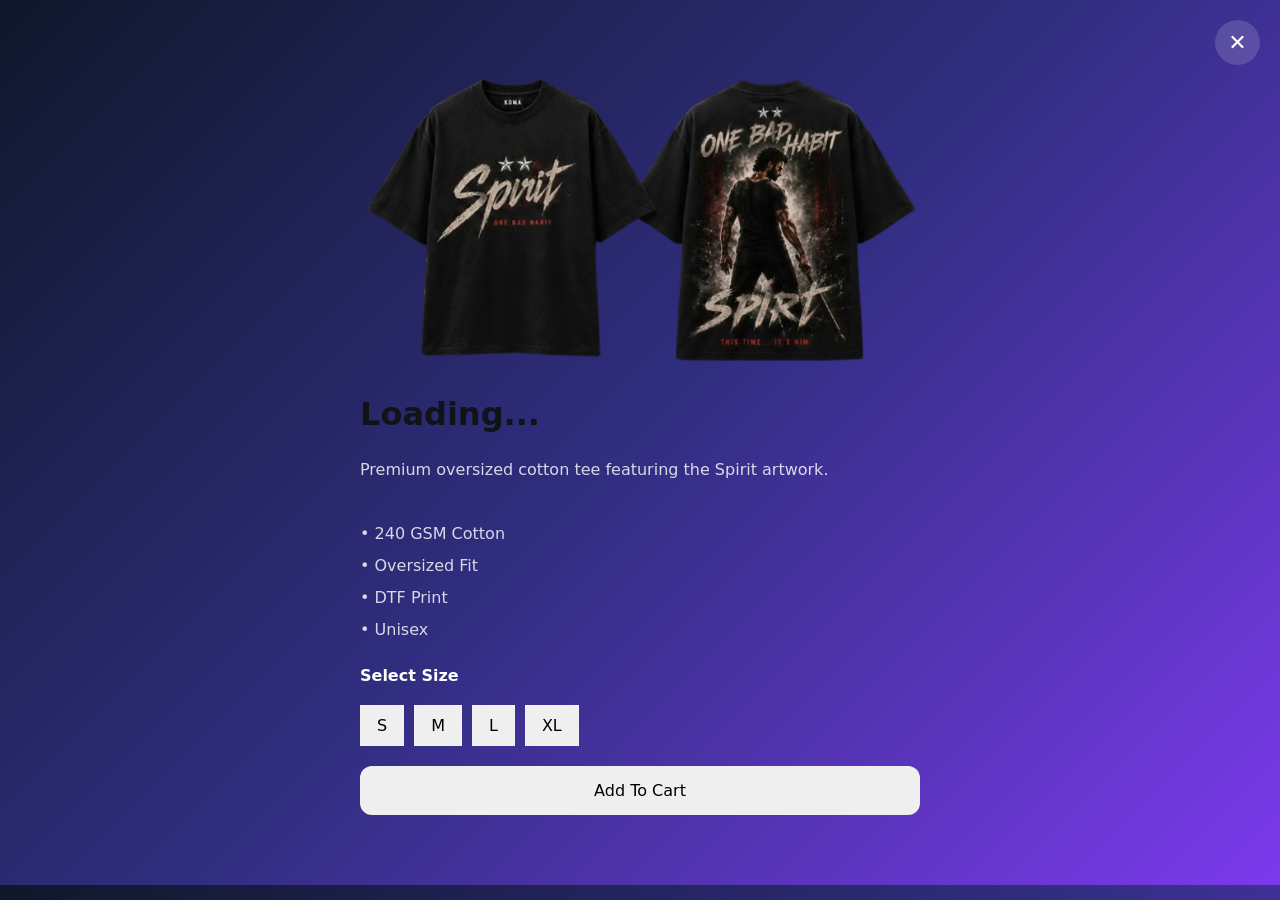
<file: product.html>
<!DOCTYPE html>
<html lang="en">
<head>
<meta charset="UTF-8">
<meta name="viewport" content="width=device-width, initial-scale=1.0">

<title>Koma Product</title>

<link rel="stylesheet" href="styles.css">
</head>
<body>

<div class="product-page">

    <img
        id="productImage"
        src="assets/spirit-tee.png"
        alt="Product"
        class="product-page-image">

    <h1 id="productName">Loading...</h1>

    <p id="productCategory"></p>

    <h2 id="productPrice"></h2>

    <p class="product-description">
Premium oversized cotton tee featuring the Spirit artwork.<br><br>

• 240 GSM Cotton<br>
• Oversized Fit<br>
• DTF Print<br>
• Unisex
</p>

<p class="size-label">Select Size</p>

    <div class="sizes">
    <button class="size-btn">S</button>
    <button class="size-btn">M</button>
    <button class="size-btn">L</button>
    <button class="size-btn">XL</button>
</div>

    <button id="productAddCart">
        Add To Cart
    </button>

</div>

<script>
function goBack(){
    window.location.href = "index.html";
}
</script>

<script src="product.js"></script>

<button class="close-product" onclick="goBack()">
    ✕
</button>
<div id="cartToast" class="cart-toast">
    Added to cart ✅
</div>

</body>
</html>
</file>
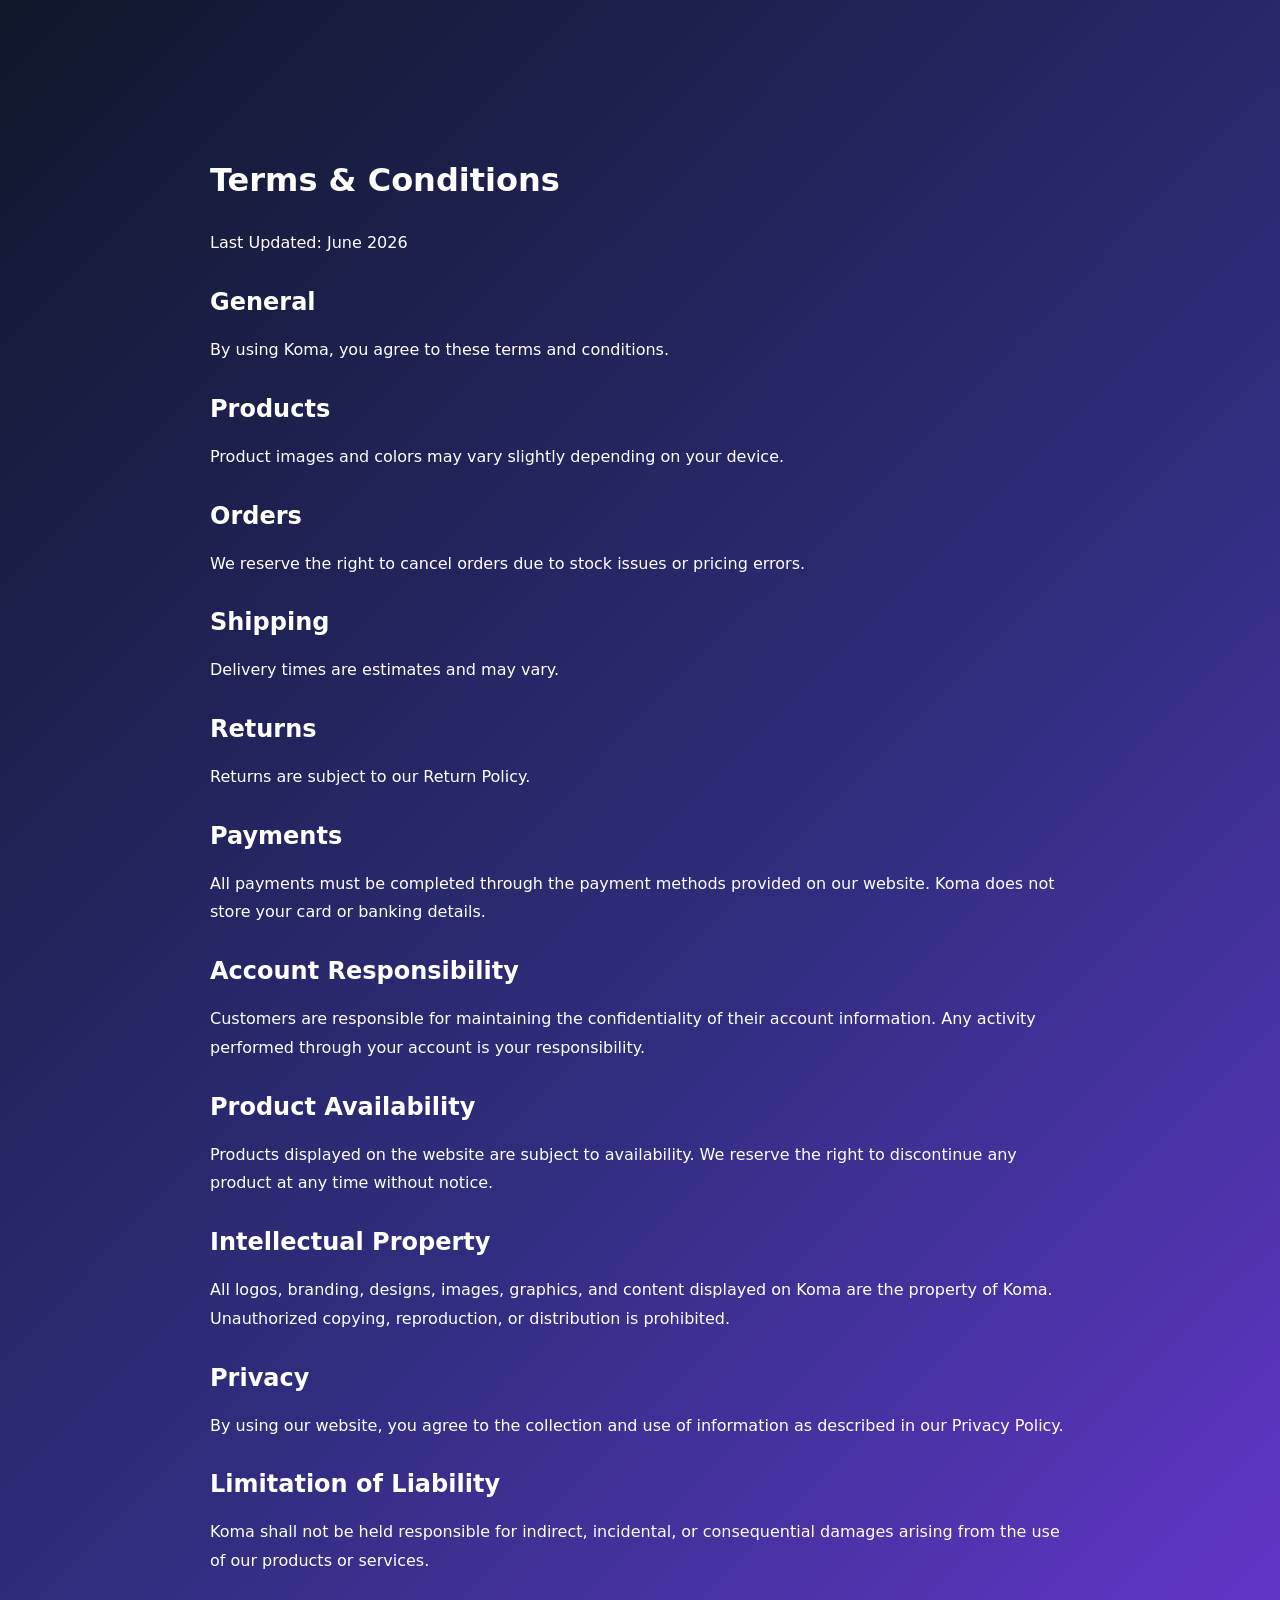
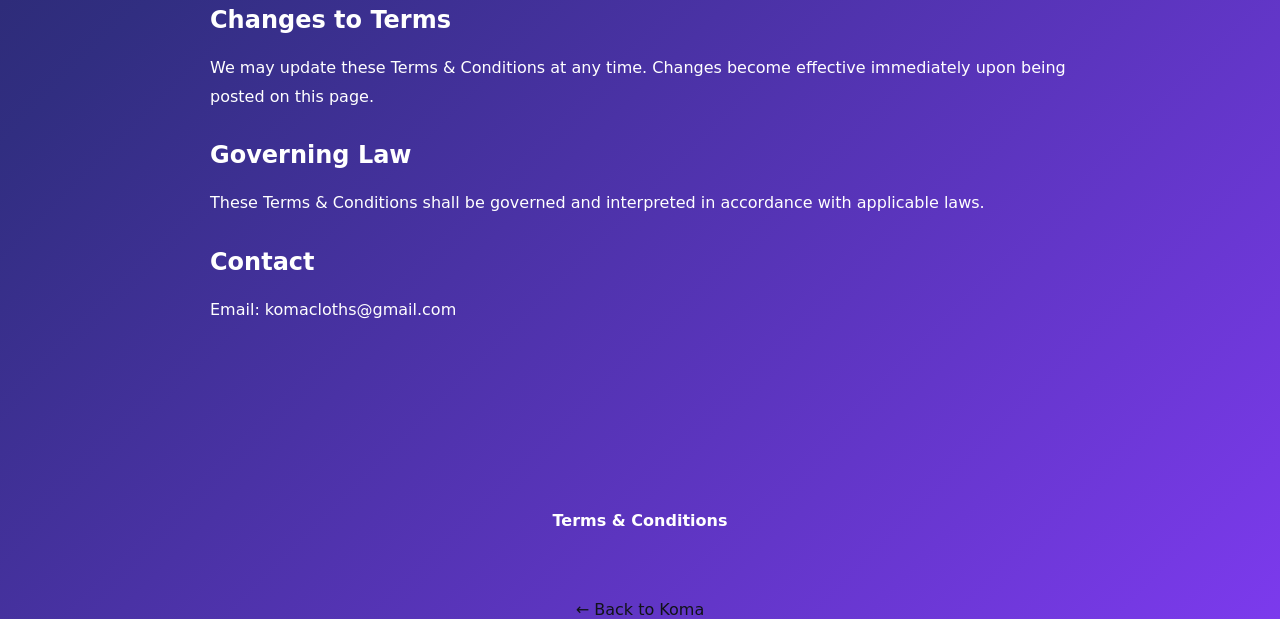
<file: terms.html>
<!DOCTYPE html>
<html lang="en">
<head>
    <meta charset="UTF-8">
    <meta name="viewport" content="width=device-width, initial-scale=1.0">
    <title>Terms & Conditions | Koma</title>

    <link rel="stylesheet" href="styles.css">
</head>
<body>

    <div class="legal-page">
        <h1>Terms & Conditions</h1>

        <p>Last Updated: June 2026</p>

        <h2>General</h2>
        <p>
            By using Koma, you agree to these terms and conditions.
        </p>

        <h2>Products</h2>
        <p>
            Product images and colors may vary slightly depending on your device.
        </p>

        <h2>Orders</h2>
        <p>
            We reserve the right to cancel orders due to stock issues or pricing errors.
        </p>

        <h2>Shipping</h2>
        <p>
            Delivery times are estimates and may vary.
        </p>

        <h2>Returns</h2>
        <p>
            Returns are subject to our Return Policy.
        </p>
        <h2>Payments</h2>
<p>
    All payments must be completed through the payment methods provided on our website.
    Koma does not store your card or banking details.
</p>

<h2>Account Responsibility</h2>
<p>
    Customers are responsible for maintaining the confidentiality of their account information.
    Any activity performed through your account is your responsibility.
</p>

<h2>Product Availability</h2>
<p>
    Products displayed on the website are subject to availability.
    We reserve the right to discontinue any product at any time without notice.
</p>

<h2>Intellectual Property</h2>
<p>
    All logos, branding, designs, images, graphics, and content displayed on Koma are the property of Koma.
    Unauthorized copying, reproduction, or distribution is prohibited.
</p>

<h2>Privacy</h2>
<p>
    By using our website, you agree to the collection and use of information as described in our Privacy Policy.
</p>

<h2>Limitation of Liability</h2>
<p>
    Koma shall not be held responsible for indirect, incidental, or consequential damages arising from the use of our products or services.
</p>

<h2>Changes to Terms</h2>
<p>
    We may update these Terms & Conditions at any time. Changes become effective immediately upon being posted on this page.
</p>

<h2>Governing Law</h2>
<p>
    These Terms & Conditions shall be governed and interpreted in accordance with applicable laws.
</p>

        <h2>Contact</h2>
        <p>
            Email: komacloths@gmail.com
        </p>

    </div>
<footer class="footer">
    <a href="terms.html">Terms & Conditions</a>
</footer>
<div style="text-align:center; margin-top:40px;">
    <a href="index.html">← Back to Koma</a>
</div>
</body>
</html>
</file>
<file: styles.css>
:root {
  --ink: #111318;
  --muted: #68707d;
  --paper: #f7f8f5;
  --white: #ffffff;
  --line: rgba(17, 19, 24, 0.12);
  --denim: #315f88;
  --mint: #4ba58a;
  --coral: #dd5f55;
  --gold: #b99146;
  --shadow: 0 18px 48px rgba(18, 25, 32, 0.16);
}

* {
  box-sizing: border-box;
}

html {
  scroll-behavior: smooth;
}

body {
  margin: 0;
  color: var(--ink);
  background: linear-gradient(
  135deg,
  #0f172a,
  #312e81,
  #7c3aed
);
  font-family: Inter, ui-sans-serif, system-ui, -apple-system, BlinkMacSystemFont, "Segoe UI", sans-serif;
}

a {
  color: inherit;
  text-decoration: none;
}

button,
input {
  font: inherit;
}

.site-header {
  position: fixed;
  z-index: 20;
  top: 35px;
  left: 0;
  right: 0;
  display: grid;
  grid-template-columns: auto 1fr auto;
  align-items: center;
  gap: 24px;
  padding: 14px clamp(18px, 4vw, 56px);
  color: var(--white);
  transition: background 180ms ease, color 180ms ease, box-shadow 180ms ease;
}

.site-header.scrolled {
  color: var(--ink);
  background: rgba(255, 255, 255, 0.92);
  box-shadow: 0 8px 22px rgba(17, 19, 24, 0.08);
  backdrop-filter: blur(16px);
}

.brand,
.main-nav,
.header-actions,
.hero-actions,
.filters,
.newsletter-form {
  display: flex;
  align-items: center;
}

.brand {
  min-width: 0;
  gap: 10px;
  font-weight: 800;
}

.brand-logo {
  display: grid;
  width: 48px;
  height: 48px;
  place-items: center;
  color: var(--ink);
  background: var(--white);
  border: 2px solid rgba(255, 255, 255, 0.9);
  border-radius: 50%;
  box-shadow: 0 4px 14px rgba(17, 19, 24, 0.18);
  font-family: "Arial Black", Impact, Inter, system-ui, sans-serif;
  font-size: 0.68rem;
  font-weight: 950;
  letter-spacing: 0;
  line-height: 1;
}

.site-header.scrolled .brand-logo {
  border-color: rgba(17, 19, 24, 0.12);
  box-shadow: 0 2px 10px rgba(17, 19, 24, 0.16);
}





.main-nav a{
    color:white;
    font-weight:600;
}



.main-nav a{
    color:white;
    text-decoration:none;
    font-weight:600;
}

.header-actions {
  gap: 10px;
}

.icon-button,
.cart-button,
.login-button,
.signup-button,
.filter-chip,
.button {
  border: 0;
  cursor: pointer;
}

.icon-button {
  display: grid;
  width: 42px;
  height: 42px;
  place-items: center;
  color: inherit;
  background: rgba(255, 255, 255, 0.16);
  border: 1px solid rgba(255, 255, 255, 0.28);
  border-radius: 50%;
  font-size: 1.35rem;
}

.site-header.scrolled .icon-button {
  background: var(--paper);
  border-color: var(--line);
}

.login-button,
.signup-button {
  min-height: 42px;
  padding: 0 14px;
  color: inherit;
  background: rgba(255, 255, 255, 0.16);
  border: 1px solid rgba(255, 255, 255, 0.28);
  border-radius: 999px;
  font-weight: 850;
}

.signup-button {
  color: var(--ink);
  background: var(--white);
}

.site-header.scrolled .login-button,
.site-header.scrolled .signup-button {
  color: var(--ink);
  background: var(--paper);
  border-color: var(--line);
}

.site-header.scrolled .signup-button {
  color: var(--white);
  background: var(--ink);
  border-color: var(--ink);
}

.cart-button {
  display: flex;
  min-height: 42px;
  align-items: center;
  gap: 8px;
  padding: 0 12px;
  color: inherit;
  background: rgba(255, 255, 255, 0.16);
  border: 1px solid rgba(255, 255, 255, 0.28);
  border-radius: 999px;
  font-weight: 800;
}

.cart-icon {
  width: 21px;
  height: 21px;
  fill: none;
  stroke: currentColor;
  stroke-linecap: round;
  stroke-linejoin: round;
  stroke-width: 2;
}

.site-header.scrolled .cart-button {
  background: var(--paper);
  border-color: var(--line);
}

.cart-count {
  display: grid;
  min-width: 24px;
  height: 24px;
  place-items: center;
  color: var(--white);
  background: var(--coral);
  border-radius: 999px;
  font-size: 0.75rem;
}

.hero {
  position: relative;
  min-height: 92svh;
  display: grid;
  grid-template-columns: minmax(0, 1fr) minmax(260px, 390px);
  align-items: end;
  gap: 30px;
  padding: 145px clamp(18px, 5vw, 72px) 54px;
  color: var(--white);
  overflow: hidden;
}

.hero-bg {
  position: absolute;
  inset: 0;
  background-image:
    linear-gradient(90deg, rgba(9, 13, 18, 0.76) 0%, rgba(9, 13, 18, 0.52) 40%, rgba(9, 13, 18, 0.08) 100%),
    url("assets/fashion-hero.png");
  background-size: cover;
  background-position: center;
  transform: scale(1.05);
  animation: heroDrift 18s ease-in-out infinite alternate;
}

.live-bg {
  position: absolute;
  inset: 0;
  z-index: 0;
  overflow: hidden;
  pointer-events: none;
}

.live-bg::before {
  content: "";
  position: absolute;
  inset: -20%;
  background:
    linear-gradient(110deg, transparent 0 38%, rgba(255, 255, 255, 0.18) 48%, transparent 60%),
    repeating-linear-gradient(90deg, transparent 0 78px, rgba(255, 255, 255, 0.05) 80px 82px);
  opacity: 0.72;
  transform: translateX(-20%);
  animation: lightSweep 8s ease-in-out infinite;
}

.fabric-strip {
  position: absolute;
  display: block;
  width: clamp(130px, 18vw, 250px);
  height: clamp(260px, 36vw, 520px);
  border: 1px solid rgba(255, 255, 255, 0.2);
  border-radius: 8px;
  opacity: 0.42;
  box-shadow: 0 30px 70px rgba(0, 0, 0, 0.2);
  filter: blur(0.2px);
}

.fabric-strip::after {
  content: "";
  position: absolute;
  inset: 0;
  background: repeating-linear-gradient(90deg, rgba(255, 255, 255, 0.16) 0 1px, transparent 1px 12px);
  opacity: 0.28;
}

.strip-one {
  top: 10%;
  right: 12%;
  background: linear-gradient(150deg, rgba(49, 95, 136, 0.82), rgba(75, 165, 138, 0.42));
  transform: rotate(13deg);
  animation: fabricFloatOne 12s ease-in-out infinite;
}

.strip-two {
  right: 32%;
  bottom: -26%;
  background: linear-gradient(150deg, rgba(221, 95, 85, 0.72), rgba(244, 245, 240, 0.36));
  transform: rotate(-10deg);
  animation: fabricFloatTwo 15s ease-in-out infinite;
}

.strip-three {
  top: 24%;
  left: 58%;
  background: linear-gradient(150deg, rgba(185, 145, 70, 0.66), rgba(17, 19, 24, 0.32));
  transform: rotate(24deg);
  animation: fabricFloatThree 17s ease-in-out infinite;
}

.hero-content,
.hero-panel {
  position: relative;
  z-index: 1;
}

.hero-content {
  max-width: 690px;
}

@keyframes heroDrift {
  from {
    background-position: center;
    transform: scale(1.05);
  }

  to {
    background-position: 58% 48%;
    transform: scale(1.1);
  }
}

@keyframes lightSweep {
  0%,
  18% {
    transform: translateX(-34%);
  }

  54%,
  100% {
    transform: translateX(28%);
  }
}

@keyframes fabricFloatOne {
  0%,
  100% {
    transform: translate3d(0, 0, 0) rotate(13deg);
  }

  50% {
    transform: translate3d(-18px, 24px, 0) rotate(10deg);
  }
}

@keyframes fabricFloatTwo {
  0%,
  100% {
    transform: translate3d(0, 0, 0) rotate(-10deg);
  }

  50% {
    transform: translate3d(22px, -18px, 0) rotate(-6deg);
  }
}

@keyframes fabricFloatThree {
  0%,
  100% {
    transform: translate3d(0, 0, 0) rotate(24deg);
  }

  50% {
    transform: translate3d(-14px, -22px, 0) rotate(20deg);
  }
}

.eyebrow {
  margin: 0 0 12px;
  color: var(--coral);
  font-size: 0.76rem;
  font-weight: 900;
  letter-spacing: 0.08em;
  text-transform: uppercase;
}

.reveal-text {
  opacity: 0;
  transform: translateY(24px);
  transition: opacity 650ms ease, transform 650ms cubic-bezier(0.2, 0.75, 0.2, 1);
  transition-delay: var(--reveal-delay, 0ms);
}

.reveal-text.visible {
  opacity: 1;
  transform: translateY(0);
}

.hero h1 {
  margin: 0;
  font-size: clamp(3.8rem, 12vw, 9.4rem);
  line-height: 0.86;
  letter-spacing: 0;
}

.hero-copy {
  max-width: 540px;
  margin: 24px 0 0;
  color: rgba(255, 255, 255, 0.88);
  font-size: clamp(1.05rem, 2vw, 1.35rem);
  line-height: 1.55;
}

.hero-actions {
  flex-wrap: wrap;
  gap: 12px;
  margin-top: 30px;
}

.button {
  display: inline-flex;
  min-height: 46px;
  align-items: center;
  justify-content: center;
  padding: 0 18px;
  border-radius: 6px;
  font-weight: 900;
}

.button.primary {
  color: var(--white);
  background: var(--ink);
}

.hero .button.primary {
  background: var(--coral);
}

.button.secondary {
  color: var(--white);
  background: rgba(255, 255, 255, 0.16);
  border: 1px solid rgba(255, 255, 255, 0.42);
}

.hero-panel {
  display: grid;
  grid-template-columns: repeat(3, 1fr);
  gap: 1px;
  align-self: end;
  background: rgba(255, 255, 255, 0.28);
  border: 1px solid rgba(255, 255, 255, 0.34);
  border-radius: 8px;
  overflow: hidden;
  backdrop-filter: blur(18px);
}

.hero-panel div {
  min-width: 0;
  padding: 18px 14px;
  background: rgba(12, 15, 20, 0.45);
}

.hero-panel strong,
.hero-panel span {
  display: block;
}

.hero-panel strong {
  font-size: 1.55rem;
}

.hero-panel span {
  margin-top: 3px;
  color: rgba(255, 255, 255, 0.78);
  font-size: 0.8rem;
}

.toolbar-band,
.shop-section,
.looks-section,
.newsletter {
  padding-inline: clamp(18px, 5vw, 72px);
}

.toolbar-band {
  padding-block: 24px;
  background: var(--white);
  border-bottom: 1px solid var(--line);
}

.toolbar {
  display: grid;
  grid-template-columns: minmax(220px, 420px) 1fr;
  gap: 18px;
  align-items: center;
}

.search-box {
  display: flex;
  min-height: 48px;
  align-items: center;
  gap: 10px;
  padding: 0 14px;
  background: var(--paper);
  border: 1px solid var(--line);
  border-radius: 8px;
}

.search-box input {
  width: 100%;
  min-width: 0;
  border: 0;
  outline: 0;
  background: transparent;
}

.filters {
  flex-wrap: wrap;
  justify-content: flex-end;
  gap: 8px;
}

.filter-chip {
  min-height: 38px;
  padding: 0 14px;
  color: var(--ink);
  background: transparent;
  border: 1px solid var(--line);
  border-radius: 999px;
  font-weight: 800;
}

.filter-chip.active {
  color: var(--white);
  background: var(--denim);
  border-color: var(--denim);
}

.shop-section {
  padding-top: 62px;
  padding-bottom: 74px;
}

.section-heading {
  display: flex;
  align-items: end;
  justify-content: space-between;
  gap: 24px;
  margin-bottom: 28px;
}

.section-heading h2,
.looks-section h2,
.newsletter h2 {
  max-width: 780px;
  margin: 0;
  font-size: clamp(2rem, 5vw, 4rem);
  line-height: 1;
  letter-spacing: 0;
}

.product-grid {
  display: grid;
  grid-template-columns: repeat(4, minmax(0, 1fr));
  gap: 18px;
}

.product-card {
  overflow: hidden;
  background: var(--white);
  border: 1px solid var(--line);
  border-radius: 8px;
  box-shadow: 0 10px 24px rgba(17, 19, 24, 0.06);
}

.product-art {
  position: relative;
  display: grid;
  min-height: 270px;
  place-items: center;
  overflow: hidden;
  background:
    radial-gradient(circle at 20% 20%, rgba(255, 255, 255, 0.8), transparent 28%),
    linear-gradient(135deg, var(--art-a), var(--art-b));
}

.product-art::before,
.product-art::after {
  content: "";
  position: absolute;
  border-radius: 24px 24px 10px 10px;
}

.product-art::before {
  width: 44%;
  max-width: 142px;
  aspect-ratio: 0.75;
  background:
    linear-gradient(90deg, transparent 0 22%, rgba(255, 255, 255, 0.28) 22% 25%, transparent 25% 100%),
    var(--piece);
  box-shadow: var(--shadow);
}

.product-art::after {
  width: 72%;
  height: 34px;
  bottom: 34px;
  background: rgba(255, 255, 255, 0.34);
  filter: blur(12px);
}

.figure-art {
  isolation: isolate;
}

.figure-art::before {
  width: 50%;
  max-width: 150px;
  aspect-ratio: 0.66;
  z-index: 1;
  border-radius: 28px 28px 12px 12px;
  background:
    linear-gradient(90deg, transparent 0 16%, rgba(255, 255, 255, 0.26) 16% 20%, transparent 20% 80%, rgba(255, 255, 255, 0.26) 80% 84%, transparent 84%),
    linear-gradient(180deg, color-mix(in srgb, var(--piece), #ffffff 24%) 0 46%, var(--piece) 46% 100%);
  clip-path: polygon(22% 0, 78% 0, 92% 24%, 78% 42%, 72% 100%, 28% 100%, 22% 42%, 8% 24%);
}

.figure-art::after {
  z-index: 0;
}

.figure-model {
  position: absolute;
  z-index: 2;
  width: 96px;
  height: 190px;
  bottom: 48px;
  left: 50%;
  transform: translateX(-50%);
}

.figure-model::before {
  content: "";
  position: absolute;
  top: 0;
  left: 50%;
  width: 44px;
  height: 44px;
  border-radius: 50%;
  background:
    radial-gradient(circle at 34% 38%, rgba(255, 255, 255, 0.92) 0 3px, transparent 4px),
    radial-gradient(circle at 66% 38%, rgba(255, 255, 255, 0.92) 0 3px, transparent 4px),
    linear-gradient(135deg, #2c1e2f, #725066);
  box-shadow: 0 8px 0 -2px color-mix(in srgb, var(--piece), #111318 18%);
  transform: translateX(-50%);
}

.figure-model::after {
  content: "";
  position: absolute;
  left: 50%;
  top: 54px;
  width: 58px;
  height: 118px;
  border-radius: 22px 22px 14px 14px;
  background:
    linear-gradient(90deg, transparent 0 18%, rgba(255, 255, 255, 0.18) 18% 22%, transparent 22% 78%, rgba(255, 255, 255, 0.18) 78% 82%, transparent 82%),
    linear-gradient(180deg, color-mix(in srgb, var(--piece), #ffffff 10%), var(--piece));
  box-shadow:
    -42px 15px 0 -17px color-mix(in srgb, var(--piece), #ffffff 18%),
    42px 15px 0 -17px color-mix(in srgb, var(--piece), #111318 10%),
    -18px 104px 0 -14px #1e2430,
    18px 104px 0 -14px #1e2430,
    0 18px 34px rgba(0, 0, 0, 0.22);
  transform: translateX(-50%);
}

.product-badge {
  position: absolute;
  top: 14px;
  left: 14px;
  z-index: 1;
  padding: 7px 10px;
  color: var(--ink);
  background: rgba(255, 255, 255, 0.86);
  border-radius: 999px;
  font-size: 0.74rem;
  font-weight: 900;
}

.product-info {
  padding: 16px;
}

.product-top,
.price-row {
  display: flex;
  align-items: start;
  justify-content: space-between;
  gap: 12px;
}

.product-info h3 {
  margin: 0;
  font-size: 1rem;
}

.category {
  margin: 6px 0 0;
  color: var(--muted);
  font-size: 0.86rem;
}

.price-row {
  align-items: center;
  margin-top: 18px;
}

.price {
  font-size: 1.1rem;
  font-weight: 950;
}

.add-button{
  min-height:38px;
  min-width:95px;

  padding:0 13px;

  color:var(--white);
  background:var(--mint);

  border:0;
  border-radius:6px;

  font-weight:900;
  cursor:pointer;

  transition:.3s;
}

.add-button:hover{
    background:#111827;
     transform:translateY(-2px);
}



.looks-section {
  display: grid;
  grid-template-columns: minmax(260px, 0.8fr) minmax(0, 1.2fr);
  gap: 32px;
  align-items: stretch;
  padding-top: 70px;
  padding-bottom: 70px;
  color: var(--white);
  background: #171a21;
}

.look-copy p:not(.eyebrow) {
  max-width: 430px;
  color: rgba(255, 255, 255, 0.76);
  line-height: 1.7;
}

.look-grid {
  display: grid;
  grid-template-columns: repeat(3, minmax(0, 1fr));
  gap: 14px;
}

.look-card {
  min-height: 280px;
  display: flex;
  align-items: end;
  padding: 18px;
  border-radius: 8px;
  overflow: hidden;
  font-weight: 950;
  background:
    linear-gradient(0deg, rgba(0, 0, 0, 0.55), transparent 55%),
    linear-gradient(135deg, #315f88, #4ba58a);
}

.look-card.minimal {
  background:
    linear-gradient(0deg, rgba(0, 0, 0, 0.52), transparent 55%),
    linear-gradient(135deg, #f4f5f0, #dd5f55);
}

.look-card.night {
  background:
    linear-gradient(0deg, rgba(0, 0, 0, 0.56), transparent 55%),
    linear-gradient(135deg, #111318, #b99146);
}

.newsletter {
  display: grid;
  grid-template-columns: minmax(260px, 1fr) minmax(260px, 520px);
  gap: 24px;
  align-items: end;
  padding-top: 64px;
  padding-bottom: 64px;
  background: var(--white);
}

.newsletter-form {
  gap: 10px;
}

.contact-email {
  margin: 16px 0 0;
  color: var(--muted);
  font-weight: 800;
}

.contact-email a {
  color: var(--denim);
}

.newsletter-form input {
  width: 100%;
  min-height: 48px;
  min-width: 0;
  padding: 0 14px;
  border: 1px solid var(--line);
  border-radius: 6px;
}

.cart-drawer {
  position: fixed;
  z-index: 100000;
  top: 0;
  right: 0;
  width: min(410px, 100%);
  height: 100dvh;
  display: flex;
  flex-direction: column;
  gap: 18px;
  padding: 24px;
  background: var(--white);
  box-shadow: -24px 0 60px rgba(17, 19, 24, 0.18);
  transform: translateX(105%);
  transition: transform 220ms ease;
}

.cart-drawer.open {
  transform: translateX(0);
}

.auth-modal {
  position: fixed;
  z-index: 100000;
  top: 50%;
  left: 50%;
  width: min(430px, calc(100% - 32px));
  display: grid;
  gap: 18px;
  padding: 24px;
  background: var(--white);
  border-radius: 8px;
  box-shadow: 0 28px 80px rgba(17, 19, 24, 0.24);
  opacity: 0;
  pointer-events: none;
  transform: translate(-50%, -46%) scale(0.98);
  transition: opacity 200ms ease, transform 200ms ease;
}

.auth-modal.open {
  opacity: 1;
  pointer-events: auto;
  transform: translate(-50%, -50%) scale(1);
}

.search-modal {
  position: fixed;
  z-index: 100000;
  top: 92px;
  left: 50%;
  width: min(720px, calc(100% - 32px));
  display: grid;
  gap: 18px;
  padding: 24px;
  background: var(--white);
  border-radius: 8px;
  box-shadow: 0 28px 80px rgba(17, 19, 24, 0.24);
  opacity: 0;
  pointer-events: none;
  transform: translateX(-50%) translateY(-12px);
  transition: opacity 200ms ease, transform 200ms ease;
}

.search-modal.open {
  opacity: 1;
  pointer-events: auto;
  transform: translateX(-50%) translateY(0);
}

.search-modal-head {
  display: flex;
  align-items: start;
  justify-content: space-between;
  gap: 16px;
}

.search-modal-head h2 {
  margin: 0;
  font-size: 2rem;
}

.search-modal-head .icon-button {
  color: var(--ink);
  background: var(--paper);
  border-color: var(--line);
}

.search-panel-box {
  display: flex;
  min-height: 54px;
  align-items: center;
  gap: 12px;
  padding: 0 15px;
  background: var(--paper);
  border: 1px solid var(--line);
  border-radius: 8px;
}

.search-panel-box input {
  width: 100%;
  min-width: 0;
  border: 0;
  outline: 0;
  background: transparent;
}

.suggestions {
  display: flex;
  flex-wrap: wrap;
  gap: 10px;
}

.suggestions button {
  min-height: 40px;
  padding: 0 14px;
  color: var(--ink);
  background: var(--paper);
  border: 1px solid var(--line);
  border-radius: 999px;
  font-weight: 900;
  cursor: pointer;
}

.suggestions button:hover,
.suggestions button:focus-visible {
  color: var(--white);
  background: var(--denim);
  border-color: var(--denim);
}

.auth-head {
  display: flex;
  align-items: start;
  justify-content: space-between;
  gap: 16px;
}

.auth-head h2 {
  margin: 0;
  font-size: 1.8rem;
}

.auth-head .icon-button {
  color: var(--ink);
  background: var(--paper);
  border-color: var(--line);
}

.auth-tabs {
  display: grid;
  grid-template-columns: 1fr 1fr;
  padding: 4px;
  background: var(--paper);
  border: 1px solid var(--line);
  border-radius: 8px;
}

.auth-tab {
  min-height: 40px;
  color: var(--muted);
  background: transparent;
  border: 0;
  border-radius: 6px;
  font-weight: 900;
  cursor: pointer;
}

.auth-tab.active {
  color: var(--white);
  background: var(--denim);
}

.auth-form {
  display: grid;
  gap: 13px;
}

.google-button {
  display: flex;
  min-height: 46px;
  align-items: center;
  justify-content: center;
  gap: 10px;
  color: var(--ink);
  background: var(--white);
  border: 1px solid var(--line);
  border-radius: 6px;
  font-weight: 900;
  cursor: pointer;
}

.google-button:hover,
.google-button:focus-visible {
  border-color: var(--denim);
  box-shadow: 0 0 0 3px rgba(49, 95, 136, 0.12);
}

.google-mark {
  display: grid;
  width: 24px;
  height: 24px;
  place-items: center;
  color: #4285f4;
  background:
    radial-gradient(circle at center, #fff 0 42%, transparent 43%),
    conic-gradient(#4285f4 0 25%, #34a853 0 50%, #fbbc05 0 75%, #ea4335 0 100%);
  border-radius: 50%;
  font-family: Arial, sans-serif;
  font-size: 0.78rem;
  font-weight: 950;
}

.auth-divider {
  display: flex;
  align-items: center;
  gap: 12px;
  color: var(--muted);
  font-size: 0.78rem;
  font-weight: 900;
  text-transform: uppercase;
}

.auth-divider::before,
.auth-divider::after {
  content: "";
  height: 1px;
  flex: 1;
  background: var(--line);
}

.auth-form label {
  display: grid;
  gap: 7px;
  color: var(--muted);
  font-size: 0.88rem;
  font-weight: 800;
}

.auth-form input {
  min-height: 46px;
  width: 100%;
  padding: 0 13px;
  color: var(--ink);
  background: var(--paper);
  border: 1px solid var(--line);
  border-radius: 6px;
  outline: 0;
}

.auth-form input:focus {
  border-color: var(--denim);
  box-shadow: 0 0 0 3px rgba(49, 95, 136, 0.16);
}

.auth-note {
  margin: 0;
  color: var(--muted);
  font-size: 0.92rem;
  line-height: 1.55;
}

.cart-head {
  display: flex;
  align-items: start;
  justify-content: space-between;
  gap: 16px;
}

.cart-head h2 {
  margin: 0;
}

.cart-head .icon-button {
  color: var(--ink);
  background: var(--paper);
  border-color: var(--line);
}

.cart-items {
  display: grid;
  gap: 12px;
  overflow: auto;
}

.cart-item {
  display: grid;
  grid-template-columns: 56px 1fr auto;
  gap: 12px;
  align-items: center;
  padding: 10px;
  border: 1px solid var(--line);
  border-radius: 8px;
}

.cart-thumb{
    width:60px;
    height:60px;

    border-radius:10px;

    overflow:hidden;

    flex-shrink:0;
}

.cart-thumb img{
    width:100%;
    height:100%;

    object-fit:cover;

    display:block;
}

.cart-item h3 {
  margin: 0;
  font-size: 0.92rem;
}

.cart-item p {
  margin: 3px 0 0;
  color: var(--muted);
  font-size: 0.84rem;
}

.cart-total {
  display: flex;
  align-items: center;
  justify-content: space-between;
  margin-top: auto;
  padding-top: 16px;
  border-top: 1px solid var(--line);
  font-size: 1.1rem;
}

.checkout-button {
  width: 100%;
}

.overlay {
  position: fixed;
  z-index: 30;
  inset: 0;
  pointer-events: none;
  background: rgba(17, 19, 24, 0.44);
  opacity: 0;
  transition: opacity 220ms ease;
}

.overlay.open {
  pointer-events: auto;
  opacity: 1;
}

@media (max-width: 980px) {
  .site-header {
    grid-template-columns: 1fr auto;
  }

  .main-nav {
    display: none;
  }

  .hero,
  .looks-section,
  .newsletter,
  .toolbar {
    grid-template-columns: 1fr;
  }

  .hero {
    min-height: auto;
    padding-top: 116px;
  }

  .hero-panel {
    max-width: 520px;
  }

  .filters {
    justify-content: flex-start;
  }

  .product-grid {
    grid-template-columns: repeat(2, minmax(0, 1fr));
  }
}

  @media (max-width: 620px) {

  .site-header{
    padding-inline:14px;
  }

  .brand span:last-child,
  .login-button{
    display:none;
  }


  .hero {
    padding-inline: 16px;
    padding-bottom: 32px;
  }

  .hero h1 {
    font-size: clamp(3.4rem, 21vw, 5.8rem);
  }

  .hero-panel,
  .look-grid,
  .product-grid {
    grid-template-columns: 1fr;
  }

  .toolbar-band,
  .shop-section,
  .looks-section,
  .newsletter {
    padding-inline: 16px;
  }

  .newsletter-form {
    flex-direction: column;
    align-items: stretch;
  }
}

@media (prefers-reduced-motion: reduce) {
  html {
    scroll-behavior: auto;
  }

  .hero-bg,
  .live-bg::before,
  .fabric-strip,
  .reveal-text {
    animation: none;
    transition: none;
  }

  .reveal-text {
    opacity: 1;
    transform: none;
  }
}

.product-image{
  width:100%;
  height:100%;
  object-fit:contain;
  display:block;
  padding:10px;
}

.product-art{
    overflow:hidden;
}

.product-image{
    width:100%;
    height:100%;
    object-fit:contain;
    display:block;
    padding:10px;
    transition: transform 0.5s cubic-bezier(.17,.67,.32,1.3);
}

.product-art:hover .product-image{
    transform: scale(1.15);
}

.product-card{
    transition: transform 0.3s ease,
                box-shadow 0.3s ease;
}

.product-card:hover{
    transform: translateY(-8px);
    box-shadow: 0 20px 40px rgba(0,0,0,.15);
}
.old-price{
    text-decoration: line-through;
    color: #999;
    margin-right: 8px;
    font-size: 0.9rem;
}

.price{
    display:flex;
    align-items:center;
    gap:8px;
    font-weight:900;
}
.checkout-modal{
    display:none;
    position:fixed;
    inset:0;
    background:rgba(0,0,0,.6);
    z-index:100001;
    justify-content:center;
    align-items:center;
}

.checkout-box{
  position:relative;

   background: linear-gradient(
  135deg,
  #0f0f14,
  #2d0b52,
  #5b21b6
  );
    padding:25px;
    width:350px;
    border-radius:12px;
    display:flex;
    flex-direction:column;
    gap:12px;
}

.checkout-box input,
.checkout-box textarea{
    padding:12px;
    border:1px solid #ddd;
    border-radius:8px;
}

.checkout-box button{
    padding:12px;
    border:none;
    border-radius:8px;
    cursor:pointer;
    background:black;
    color:white;
}
.checkout-box h2{
    color:white;
}

.section-heading h2{
    color:white;
    text-shadow:0 0 20px rgba(124,58,237,.6);
}

.lookbook-section .section-heading h2{
    color:#4f46e5 !important;
    text-shadow:none;
}




#luffyWidget video{
    width:100%;
    background:none;
    border:none;
    box-shadow:none;
}


#closeLuffy{
    position:absolute;
    top:-10px;
    right:-10px;
    width:28px;
    height:28px;
    border:none;
    border-radius:50%;
    background:black;
    color:white;
    cursor:pointer;
}

@media(max-width:768px){
    #luffyWidget{
        width:100px;
        bottom:10px;
        right:10px;
    }
}

#luffyWidget{
    background:none;
}

.account-dropdown{
    display:none;
    position:absolute;
    top:60px;
    right:20px;
    background:#111827;
    border-radius:12px;
    padding:10px;
    z-index:9999;
}

.account-dropdown.show{
    display:block;
}

.account-dropdown button{
  border:none;
  background:none;
  color:white;
  cursor:pointer;
  padding:10px;
}

.account-dropdown{
    display:none;
}

.header-actions{
    display:flex !important;
    align-items:center !important;
    gap:12px !important;
}

.login-button,
.signup-button{
    display:inline-flex !important;
    align-items:center !important;
    justify-content:center !important;
}

.account-dropdown{
    display:none !important;
}

.help-section{
    padding:60px 30px;
    text-align:left;
    font-family:"Poppins", sans-serif;
}

.help-section h2{
    font-size:clamp(2.5rem,5vw,4.5rem);
    letter-spacing:-2px;
    color:#fff;
    text-shadow:
        0 0 10px rgba(255,255,255,.7),
        0 0 30px rgba(168,85,247,.5);
}

.help-section p{
    max-width:700px;
    margin:10px 0;
    line-height:1.8;
    font-family:"Poppins", sans-serif;
}

.wishlist-btn{
    position:absolute;
    top:12px;
    right:12px;
    width:42px;
    height:42px;
    border:none;
    border-radius:50%;
    background:rgba(255,255,255,.95);
    cursor:pointer;
    z-index:20;
    display:flex;
    align-items:center;
    justify-content:center;
    box-shadow:0 4px 15px rgba(0,0,0,.15);
}

.wishlist-btn i{
    color:#111;
    font-size:18px;
}

.product-card{
    position:relative;
}
.wishlist-drawer{
    position:fixed;
    right:-400px;
    top:0;
    width:350px;
    height:100vh;
    background:#111;
    color:white;
    z-index:9999;
    transition:.3s;
    padding:20px;
}

.wishlist-drawer.open{
    right:0;
}


@media (max-width:768px){

  .login-button,
  .signup-button{
      padding:8px 12px;
      font-size:13px;
  }

}
@media (max-width:768px){

  .header-actions{
      gap:6px !important;
  }

}
.wishlist-button{
    position:relative;
    width:42px !important;
    height:42px !important;
    min-width:42px !important;
    padding:0 !important;

    display:flex;
    align-items:center;
    justify-content:center;

    border-radius:50% !important;

    background:rgba(255,255,255,.16);
    border:1px solid rgba(255,255,255,.28);
    color:white;
}
.profile-button{
    width:42px;
    height:42px;

    border-radius:50%;
    border:1px solid rgba(255,255,255,.28);

    background:rgba(255,255,255,.16);
    color:white;

    display:none;

    align-items:center;
    justify-content:center;

    cursor:pointer;
}
.profile-button{
    width:42px;
    height:42px;

    border-radius:50%;
    border:1px solid rgba(255,255,255,.28);

    background:rgba(255,255,255,.16);

    color:white;

    display:none;

    align-items:center;
    justify-content:center;

    cursor:pointer;
}

.site-header.scrolled .profile-button{
    color:#111827;
    background:#f7f8f5;
    border-color:rgba(0,0,0,.1);
}

.wishlist-count{
    position:absolute;
    top:-6px;
    right:-6px;

    width:20px;
    height:20px;

    border-radius:50%;
    background:red;
    color:white;

    display:flex;
    align-items:center;
    justify-content:center;

    font-size:11px;
    font-weight:700;
}
.site-header.scrolled .wishlist-button{
    color:#ff2d55 !important;
}
.legal-page{
    max-width:900px;
    margin:120px auto;
    padding:20px;
    color:white;
}

.legal-page h1{
    margin-bottom:30px;
}

.legal-page h2{
    margin-top:30px;
}

.legal-page p{
    line-height:1.8;
}
.footer{
    text-align:center;
    padding:30px;
}

.footer a{
    color:white;
    text-decoration:none;
}
.footer{
    text-align:center;
    padding:30px;
}

.footer a{
    color:white;
    text-decoration:none;
    font-weight:700;
}

.footer a:hover{
    text-decoration:underline;
}
.hero-instagram{
    display:inline-flex;
    align-items:center;
    gap:8px;

    margin-top:16px;

    color:#ffffff;
    text-decoration:none;

    opacity:.8;
    transition:.3s;
}

.hero-instagram:hover{
    opacity:1;
}

.hero-instagram i{
    color:#E1306C;
    font-size:20px;
}
.india-flag{
    font-size:18px;
    margin-right:6px;
}

.product-page{
    max-width:600px;
    margin:50px auto;
    padding:20px;
}

.product-page-image{
    width:100%;
    border-radius:20px;
}

.product-page h1{
    margin-top:20px;
}

.sizes{
    display:flex;
    gap:10px;
    margin:20px 0;
}

.sizes button{
    padding:10px 16px;
    cursor:pointer;
}

#productAddCart{
    width:100%;
    padding:15px;
    border:none;
    border-radius:12px;
    cursor:pointer;
}
.size-label{
    margin-top:20px;
    margin-bottom:10px;
    font-weight:600;
    color:white;
}
.size-btn{
    padding:10px 16px;
    cursor:pointer;
    border:1px solid rgba(255,255,255,.2);
    transition:.3s;
}

.size-btn.active{
    background:#ff6b57;
    color:white;
}

.product-description{
    margin:15px 0;
    line-height:1.8;
    color:white;
    opacity:.9;
}

#productCategory{
    color:white;
    opacity:.8;
}
.product-description{
    margin:20px 0;
    line-height:2;
    color:rgba(255,255,255,.9);
    font-size:16px;
}

.close-product{
    position:fixed;
    top:20px;
    right:20px;

    width:45px;
    height:45px;

    border:none;
    border-radius:50%;

    background:rgba(255,255,255,.15);
    color:white;

    font-size:22px;
    cursor:pointer;

    backdrop-filter:blur(10px);

    z-index:999;
}

.close-product:hover{
    transform:scale(1.05);
}

.cart-toast{
    position:fixed;
    bottom:20px;
    left:50%;
    transform:translateX(-50%);

    background:#22c55e;
    color:white;

    padding:12px 20px;
    border-radius:12px;

    opacity:0;
    pointer-events:none;

    transition:.3s;

    z-index:9999;
}

.cart-toast.show{
    opacity:1;
}

.close-checkout{
    position:absolute;
    top:12px;
    right:16px;

    background:none;
    border:none;

    color:white;
    font-size:28px;

    cursor:pointer;
}

.top-banner{
    position: fixed;
    top:0;
    left:0;
    width:100%;

    height:30px;

    background:#000;
    color:white;

    overflow:hidden;

    z-index:99999;

    display:flex;
    align-items:center;
}

.banner-track{
    white-space:nowrap;

    font-size:13px;
    font-weight:600;

    animation:scrollBanner 18s linear infinite;
}

@keyframes scrollBanner{

    from{
        transform:translateX(100%);
    }

    to{
        transform:translateX(-100%);
    }

}
.cart-error{
    color:#ff4d4d;
    font-size:14px;
    margin-top:10px;
    font-weight:600;
}

.showcase-image{
    width:100%;
    max-width:900px;

    display:block;
    margin:auto;

    border-radius:24px;

    box-shadow:
    0 20px 50px rgba(0,0,0,.25);
}
.story-showcase{
    display:flex;
    gap:20px;

    overflow-x:auto;

    padding:20px 0;

    scroll-snap-type:x mandatory;
}

.story-showcase::-webkit-scrollbar{
    display:none;
}

.story-card{
    width:260px;

    aspect-ratio:9/16;

    object-fit:cover;

    border-radius:24px;

    flex-shrink:0;

    scroll-snap-align:start;
}
.lookbook-section{
    padding:60px 40px;
    background:#fff;
}

.lookbook-section{
    padding:60px 40px;
    background:#ffffff;
}

.showcase-row{
    display:flex;
    gap:20px;
    margin-top:30px;
}
@media (max-width:768px){

    .showcase-row{
        flex-direction:column;
        gap:16px;
    }

    .showcase-card{
        border-radius:16px;
    }

    .showcase-card img{
        width:100%;
        aspect-ratio:1/1;
        object-fit:cover;
    }

}
/* Hide Showcase 2 on mobile */
@media (max-width:768px){

    .showcase-card:nth-child(2){
        display:none;
    }

}

.showcase-card{
    flex:1;
    overflow:hidden;
    border-radius:20px;
}

.showcase-card img{
    width:100%;
    aspect-ratio:4/5;
    object-fit:cover;
    display:block;
}
.lookbook-section h2{
    color:#4f46e5;
    font-weight:800;
}

.lookbook-section .section-heading h2{
    color:#4338ca !important;
}

.success-modal{

    display:none;

    position:fixed;

    inset:0;

    background:rgba(0,0,0,.75);

    justify-content:center;

    align-items:center;

    z-index:9999;

}

.success-box{

    width:min(90%,400px);

    background:#111827;

    color:white;

    padding:30px;

    border-radius:20px;

    text-align:center;

}

.success-box h2{

    margin-bottom:15px;

}

.success-box button{

    margin-top:20px;

    width:100%;

    padding:12px;

    border:none;

    border-radius:10px;

    cursor:pointer;

}
#couponCode{
    width:100%;
    padding:12px;
    margin-top:12px;
    border:1px solid #ddd;
    border-radius:10px;
}

#applyCoupon{
    width:100%;
    margin-top:10px;
    padding:12px;
    border:none;
    border-radius:10px;
    background:#111827;
    color:white;
    cursor:pointer;
}

#couponMessage{
    margin-top:10px;
    padding:10px 14px;
    border-radius:10px;
    background:#111827;
    border:1px solid #22c55e;
    color:#22c55e;
    font-weight:700;
    text-align:center;
}

.coupon-info{
    color:#22c55e;
    font-weight:700;
    margin-top:12px;
}
#cameraPreview{
    width:100%;
    max-width:350px;
    border-radius:16px;
    display:none;
    margin-top:16px;
}

.main-nav{
    display:flex;
    align-items:center;
    gap:40px;
    margin-left:40px;
}

.main-nav a{
    color:white;
    text-decoration:none;
    font-size:1rem;
    font-weight:700;
    letter-spacing:.3px;
    transition:.2s;
}

.main-nav a:hover{
    opacity:.7;
}
/* MOBILE HEADER FIX */

@media (max-width:768px){

    .site-header{
        display:grid;
        grid-template-columns:auto 1fr auto;
        align-items:center;
        gap:8px;
        padding:10px 12px;
    }

    .main-nav{
        display:none;
    }

    .brand{
        gap:8px;
    }

    .brand-logo{
        width:42px;
        height:42px;
    }

    .header-actions{
        gap:5px !important;
    }

    .login-button,
    .signup-button{
        display:none !important;
    }

.profile-button{
    display:flex !important;
}
    .icon-button,
.wishlist-button{
    width:40px !important;
    height:40px !important;
    min-width:40px !important;
    padding:0 !important;
}

.cart-button{
    min-width:58px !important;
    height:40px !important;
    padding:0 8px !important;
}

    

    .cart-button span:not(.cart-count){
    display:none;
}
.cart-count{
    display:flex !important;
    align-items:center;
    justify-content:center;
}

}

  @media (max-width:768px){

    .hero{
        min-height:auto;
        padding:120px 20px 60px;
    }

    .hero-content{
        max-width:100%;
    }

    .hero-copy{
        font-size:1rem;
    }

    .hero-actions{
        gap:12px;
        flex-direction:column;
        width:100%;
    }

    .hero h1{
    line-height:.9;
    font-size:clamp(3rem,12vw,6rem);
}

}

  @media (max-width:768px){

    .hero-actions{
        flex-direction:column;
        width:100%;
    }

    .hero-actions .button{
        width:100%;
    }

}

  .hero-stats{
      grid-template-columns:1fr;
  }

  .search-bar{
      width:100%;
  }

  .category-filter{
      overflow-x:auto;
      scrollbar-width:none;
  }


@media(max-width:768px){

    .hero-stats{
        display:none;
    }

}

@media (max-width:768px){

    .hero-panel{
        grid-template-columns:1fr;
        max-width:100%;
    }

}

@media (max-width:768px){

  .header-actions{
      gap:10px !important;
  }

}
</file>
